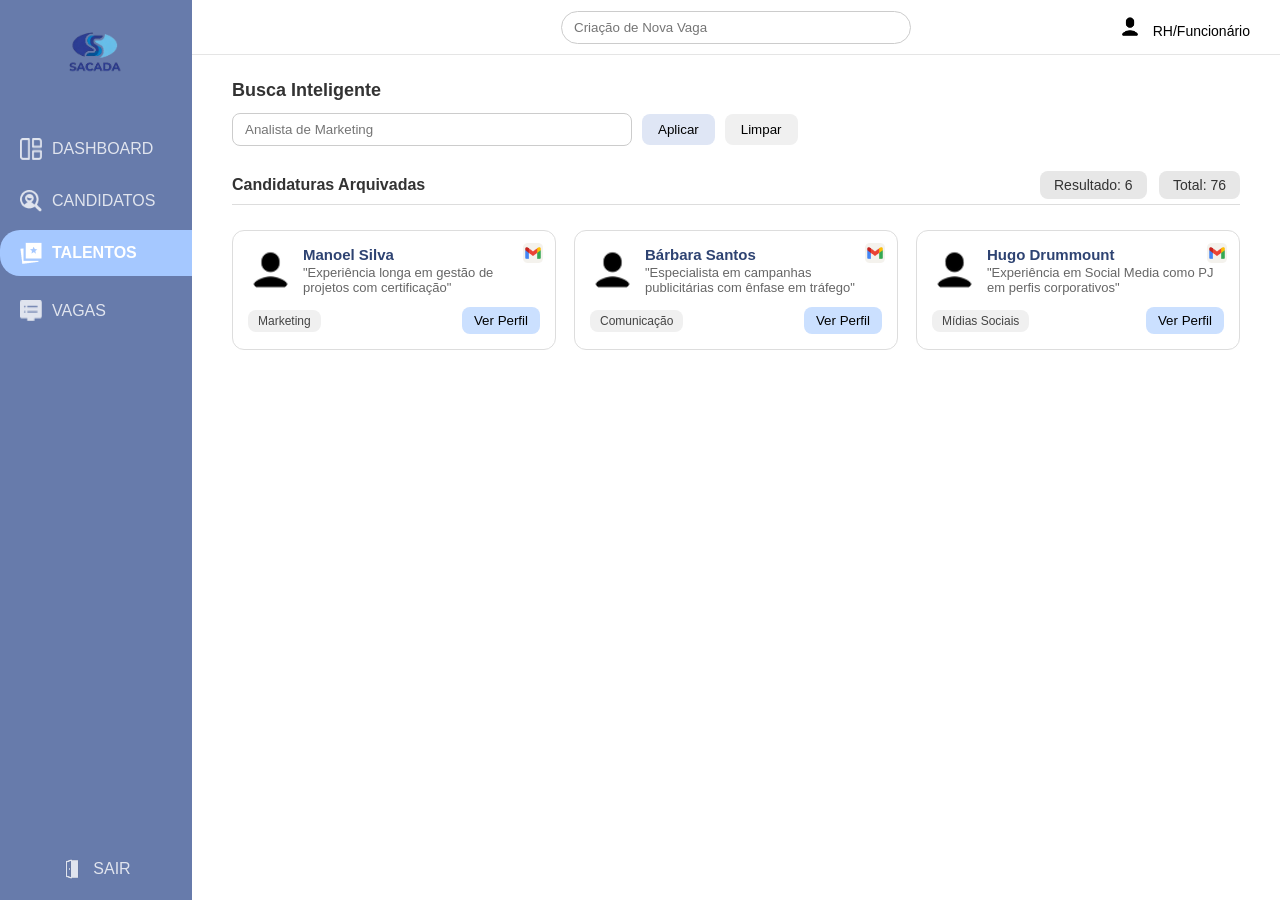
<file: Sacada_que eu fiz/index.html>
<!DOCTYPE html>
<html lang="pt-BR">
  <head>
    <meta charset="UTF-8" />
    <meta name="viewport" content="width=device-width, initial-scale=1.0" />
    <title>SACADA - Candidatos</title>
    <link rel="stylesheet" href="css_sacada/bancodetalentosestilo.css" />
  </head>

  <body>
    <div class="container">
 
      <aside class="barra_lateral">
        <div class="logo">
          <img src="img/Sacadalogo.png" alt="Logo SACADA" />
        </div>

        <ul class="lista_lateral">
          <li>
            <a href="dashboard.html">
            <img src="img/dashboard.png" alt="Dashboard" />
            DASHBOARD
            </a>
          </li>
          <li>
            <a href="candidatos.html">
            <img src="img/candidatos.png" alt="Candidatos" />
            CANDIDATOS
            </a>
          </li>
          <li class="ativo">
            <a href="talentos.html">
            <img src="img/talentos.png" alt="Talentos" />
            TALENTOS
            </a>
          </li>
          <a href="vagas.html">
          <li>
            <img src="img/vagas.png" alt="Vagas" />
            VAGAS
          </a>
          </li>
        </ul>

        <div class="sair">
          <img src="img/sair.png" alt="Sair" />
          SAIR
        </div>
      </aside>

      
      <main class="conteudo">
        <header class="topo">
  <input type="text" placeholder="Criação de Nova Vaga" />
  <div class="perfil">
    <img src="img/user.png" alt="Usuário" />
    <span>RH/Funcionário</span>
  </div>
</header>

        <section class="gerenciamento">
          <h2>Busca Inteligente</h2>

          <div class="busca">
            <input type="text" placeholder="Analista de Marketing" />
            <button>Aplicar</button>
            <button class="limpar">Limpar</button>
          </div>

          <div class="info_resultados">
            <h3>Candidaturas Arquivadas</h3>
            <div class="contadores">
              <span>Resultado: 6</span>
              <span>Total: 76</span>
            </div>
          </div>

          <div class="cards_candidatos">
            <div class="card">
              <div class="foto_nome">
                <img src="img/user.png" alt="Candidato" />
                <div>
                  <h4>Manoel Silva</h4>
                  <p>"Experiência longa em gestão de projetos com certificação"</p>
                </div>
              </div>
              <div class="area_botao">
                <span class="area">Marketing</span>
                <button>Ver Perfil</button>
              </div>
              <img src="img/gmail.png" alt="Gmail" class="icone_gmail" />
            </div>

            <div class="card">
              <div class="foto_nome">
                <img src="img/user.png" alt="Candidato" />
                <div>
                  <h4>Bárbara Santos</h4>
                  <p>"Especialista em campanhas publicitárias com ênfase em tráfego"</p>
                </div>
              </div>
              <div class="area_botao">
                <span class="area">Comunicação</span>
                <button>Ver Perfil</button>
              </div>
              <img src="img/gmail.png" alt="Gmail" class="icone_gmail" />
            </div>

            <div class="card">
              <div class="foto_nome">
                <img src="img/user.png" alt="Candidato" />
                <div>
                  <h4>Hugo Drummount</h4>
                  <p>"Experiência em Social Media como PJ em perfis corporativos"</p>
                </div>
              </div>
              <div class="area_botao">
                <span class="area">Mídias Sociais</span>
               <button>Ver Perfil</button>
              </div>
              <img src="img/gmail.png" alt="Gmail" class="icone_gmail" />
            </div>
          </div>
        </section>
      </main>
    </div>
  <div id="modal_perfil" class="modal">
  <div class="modal_conteudo">
    <span class="fechar">&times;</span>
    <h2>PERFIL: MANOEL SILVA</h2>
    <p class="cargo_area">Candidato / Marketing • Pontuação: <strong>95%</strong></p>

    <div class="dados">
      <h3>DADOS</h3>
      <div class="info_dados">
        <p>
          <img src="img/gmail.png" alt="Gmail" />
          manoelbandreira23@gmail.com
        </p>
        <p>
          <img src="img/whatsapp.png" alt="Whatsapp" />
          (31) 9 3433-342
        </p>
        <p>
          <img src="img/linkedin.png" alt="LinkedIn" />
          <a href="https://br.linkedin.com/in/manoel-silva" target="_blank">
            https://br.linkedin.com/in/manoel-silva
          </a>
        </p>
      </div>
    </div>

    <div class="habilidades">
      <h3>HABILIDADES / COMPETÊNCIAS</h3>
      <div class="lista_habilidades">
        <span>Superior Completo</span>
        <span>Pós em Publicidade</span>
        <span>MBA em Marketing</span>
      </div>
    </div>

    <div class="botoes_modal">
      <button class="azul">Agendar Entrevista</button>
    </div>
  </div>
</div>
<div id="modal_entrevista" class="modal">
  <div class="modal_conteudo grande">
    <span class="fechar fechar-entrevista">&times;</span>
    <h2>AGENDAR ENTREVISTA: MANOEL SILVA</h2>
    <p class="cargo_area">Candidato / Marketing • Pontuação: <strong>95%</strong></p>

    <div class="formulario_entrevista">
      <div class="grupo_form">
        <label>Vaga</label>
        <input type="text" value="Analista de Marketing" readonly />
      </div>

      <div class="grupo_form">
        <label>Data da Entrevista</label>
        <input type="date" />
      </div>

      <div class="grupo_form">
        <label>Modalidade</label>
        <select>
          <option>Online</option>
          <option>Presencial</option>
        </select>
      </div>

      <div class="grupo_form">
        <label>Local / Link</label>
        <select>
          <option>Google Meet</option>
          <option>Microsoft Teams</option>
          <option>Zoom</option>
        </select>
      </div>

      <div class="grupo_form">
        <label>Recrutador Responsável</label>
        <input type="text" value="Juliana Gomes" readonly />
      </div>

      <div class="email_template">
        <strong>Template de E-mail</strong>
        <textarea rows="6" readonly>
Prezado(a) [Nome], ficamos interessados em seu perfil e gostaríamos de convidar para nossa entrevista!

Data: [__/__/____]
Formato: [Online]
Local: [Google Meet]

Atenciosamente, 
Equipe RH - SACADA Construções
        </textarea>
      </div>

      <div class="botoes_modal">
        <button class="azul">Enviar E-mail</button>
        <button class="cinza btn_cancelar">Cancelar</button>
      </div>
    </div>
  </div>
</div>

<script src="js_sacada/modal_perfilbanco.js"></script>
  </body>
</html>
</file>
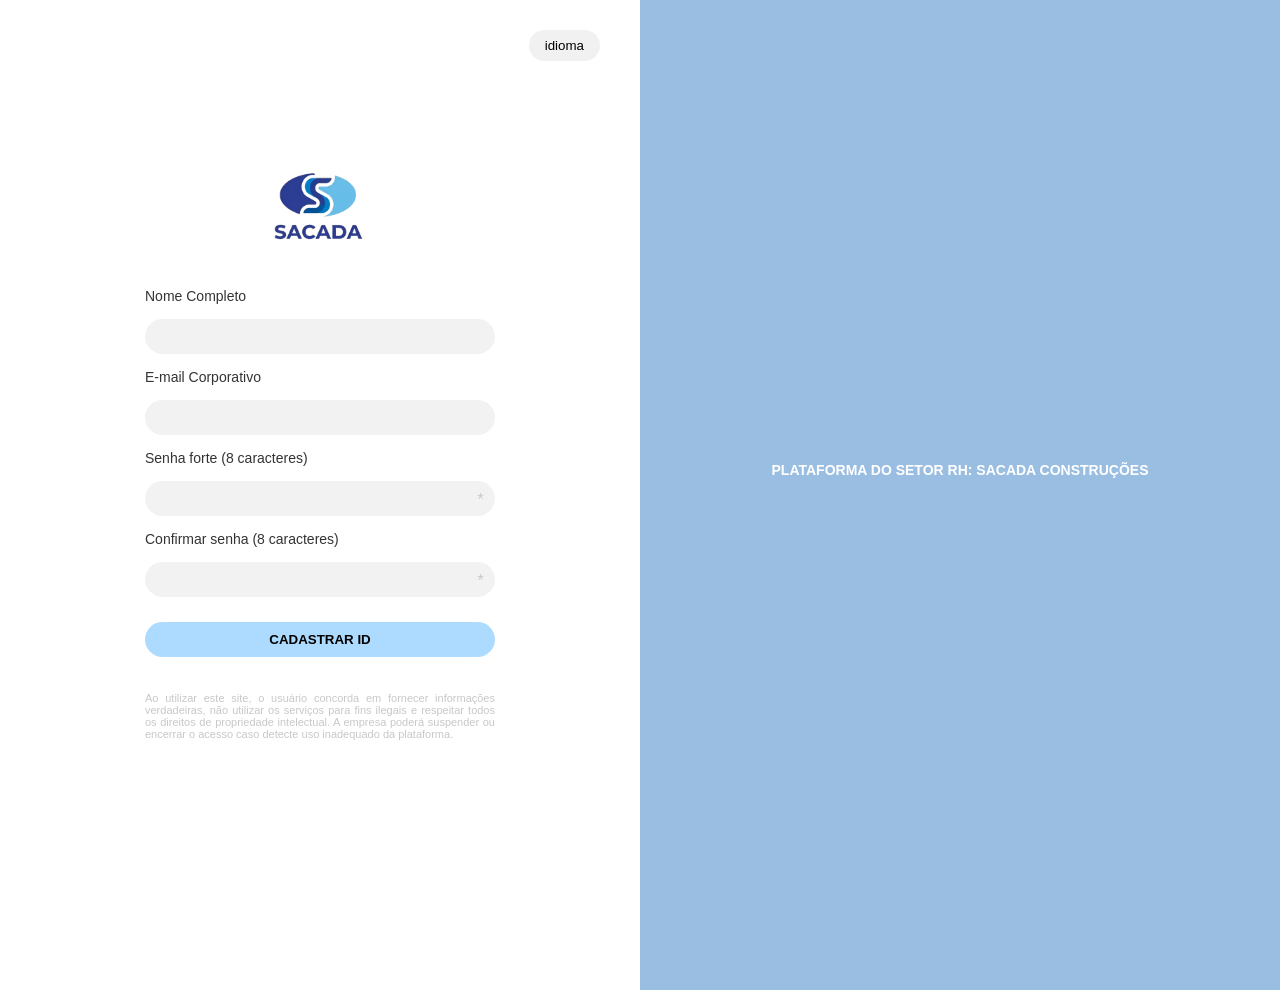
<file: Sacada_que eu fiz/Cadastre-se.html>
<!DOCTYPE html>
<html lang="en">
<head>
    <link rel="stylesheet" href="css_sacada/Cadastre-se.css">
    <meta charset="UTF-8">
    <meta name="viewport" content="width=device-width, initial-scale=1.0">
    <title>SacadaSITC</title>
<body>
  <div class="left-side">
    <img src="img/Sacadalogo.png" alt="Logo SACADA">
    <button class="language-btn">idioma</button>

    <form>
      <label for="empresa">Nome Completo</label>
      <input type="text" id="foto_nome" placeholder="">

      <label for="email">E-mail Corporativo</label>
      <input type="email" id="email" placeholder="">

      <label for="senha">Senha forte (8 caracteres)</label>
      <div class="password-container">
        <input type="password" id="senha" placeholder="">
        <i>*</i>
      </div>
            <label for="confirmarsenha">Confirmar senha (8 caracteres)</label>
      <div class="password-container">
        <input type="password" id="senha" placeholder="">
        <i>*</i>
      </div>

      <button type="submit" class="btn-acessar">CADASTRAR ID</button>
 
      </p>
    </form>

    <p class="terms">
      Ao utilizar este site, o usuário concorda em fornecer informações verdadeiras, 
      não utilizar os serviços para fins ilegais e respeitar todos os direitos de 
      propriedade intelectual. A empresa poderá suspender ou encerrar o acesso caso 
      detecte uso inadequado da plataforma.
    </p>
  </div>

  <div class="right-side">
    <h3>PLATAFORMA DO SETOR RH: SACADA CONSTRUÇÕES</h3>
  </div>

</body>
</html>
</file>
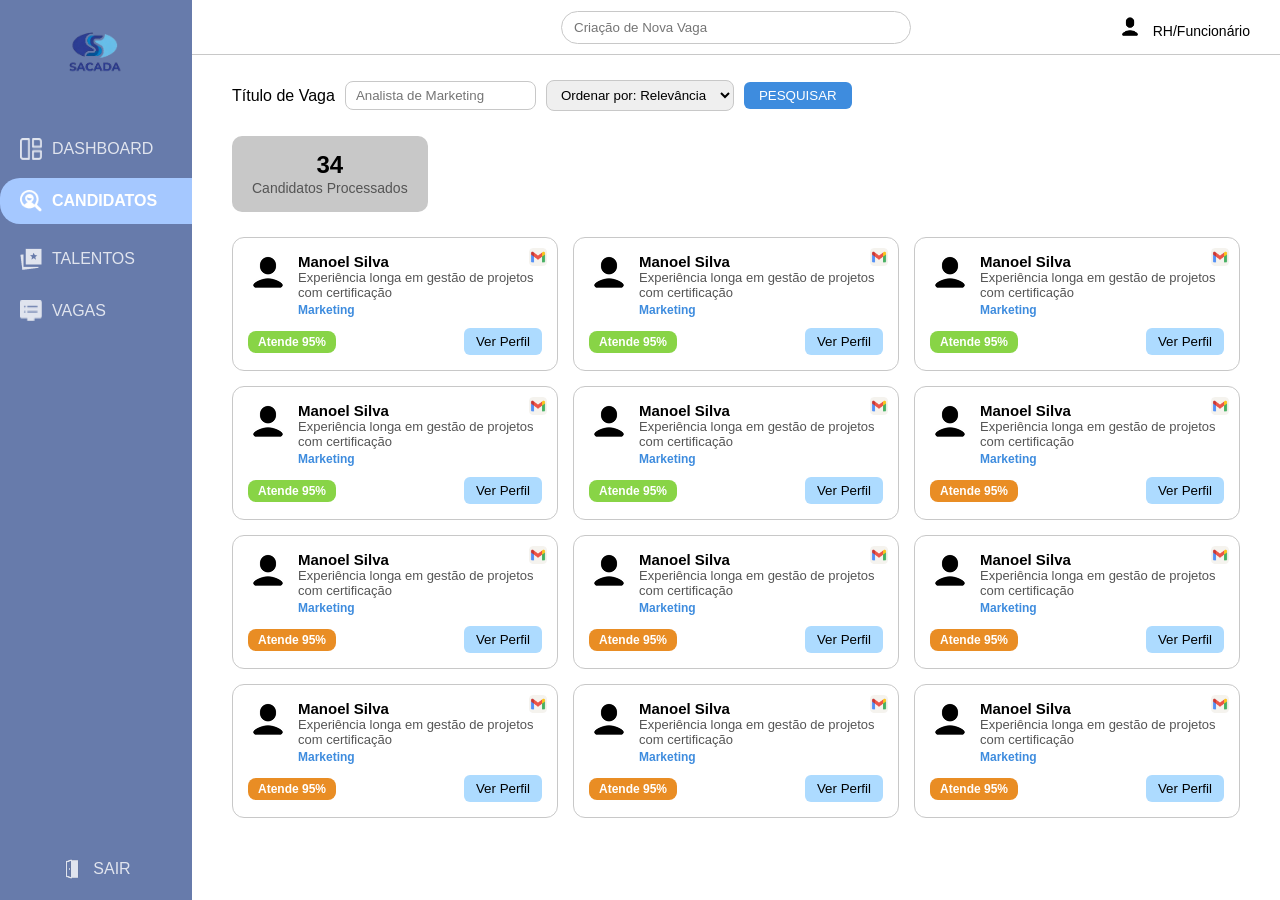
<file: Sacada_que eu fiz/candidatos.html>
<!DOCTYPE html>
<html lang="pt-BR">
  <head>
    <meta charset="UTF-8" />
    <meta name="viewport" content="width=device-width, initial-scale=1.0" />
    <title>SACADA - Dashboard</title>
    <link rel="stylesheet" href="css_sacada/candidatosestilo.css" />
  </head>
  <body>
    <div class="container">
      <aside class="barra_lateral">
        <div class="logo">
          <img src="img/Sacadalogo.png" alt="Logo SACADA" />
        </div>

        <ul class="lista_lateral">
          <li>
            <a href="dashboard.html">
            <img src="img/dashboard.png" alt="Dashboard" />
            DASHBOARD
            </a>
          </li>
          <li class="ativo">
            <a href="candidatos.html">
            <img src="img/candidatos.png" alt="Candidatos" />
            CANDIDATOS
          </li>
        </a>
          <li>
        <a href="index.html">
            <img src="img/talentos.png" alt="Talentos" />
            TALENTOS
            </a>
          </li>
          <li>
            <a href="vagas.html">
            <img src="img/vagas.png" alt="Vagas" />
            VAGAS
            </a>
          </li>
        </ul>

        <div class="sair">
          <img src="img/sair.png" alt="Sair" />
          SAIR
        </div>
      </aside>

      <main class="conteudo">
        <header class="topo">
          <input type="text" placeholder="Criação de Nova Vaga" /> 
          <div class="perfil">
            <img src="img/user.png" alt="Usuário" />
            <span>RH/Funcionário</span>
          </div>
        </header>
        <section class="pagina_candidatos">
  <div class="filtro_vaga">
    <label for="titulo_vaga">Título de Vaga</label>
    <input type="text" id="titulo_vaga" placeholder="Analista de Marketing" />
    <select id="ordenar_por">
      <option value="relevancia">Ordenar por: Relevância</option>
      <option value="alfabetico">Ordenar por: Nome</option>
    </select>
    <button class="btn_pesquisar">PESQUISAR</button>
  </div>

  <div class="indicadores">
    <div class="indicador">
      <span class="numero">34</span>
      <span class="descricao">Candidatos Processados</span>
    </div>
  </div>

  <div class="lista_candidatos">
   <div class="candidato_card verde">
  <img src="img/gmail.png" alt="Gmail" class="icone_gmail" />
  <div class="info_candidato">
    <img src="img/user.png" alt="Foto do candidato" class="foto_candidato" />
    <div>
      <strong>Manoel Silva</strong>
      <p>Experiência longa em gestão de projetos com certificação</p>
      <span class="area">Marketing</span>
    </div>
  </div>
  <div class="acoes_candidato">
    <span class="status">Atende 95%</span>
    <button>Ver Perfil</button>
  </div>
</div>

  <div class="candidato_card verde">
  <img src="img/gmail.png" alt="Gmail" class="icone_gmail" />
  <div class="info_candidato">
    <img src="img/user.png" alt="Foto do candidato" class="foto_candidato" />
    <div>
      <strong>Manoel Silva</strong>
      <p>Experiência longa em gestão de projetos com certificação</p>
      <span class="area">Marketing</span>
    </div>
  </div>
  <div class="acoes_candidato">
    <span class="status">Atende 95%</span>
    <button>Ver Perfil</button>
  </div>
</div>
  <div class="candidato_card verde">
  <img src="img/gmail.png" alt="Gmail" class="icone_gmail" />
  <div class="info_candidato">
    <img src="img/user.png" alt="Foto do candidato" class="foto_candidato" />
    <div>
      <strong>Manoel Silva</strong>
      <p>Experiência longa em gestão de projetos com certificação</p>
      <span class="area">Marketing</span>
    </div>
  </div>
  <div class="acoes_candidato">
    <span class="status">Atende 95%</span>
    <button>Ver Perfil</button>
  </div>
</div>
  <div class="candidato_card verde">
  <img src="img/gmail.png" alt="Gmail" class="icone_gmail" />
  <div class="info_candidato">
    <img src="img/user.png" alt="Foto do candidato" class="foto_candidato" />
    <div>
      <strong>Manoel Silva</strong>
      <p>Experiência longa em gestão de projetos com certificação</p>
      <span class="area">Marketing</span>
    </div>
  </div>
  <div class="acoes_candidato">
    <span class="status">Atende 95%</span>
    <button>Ver Perfil</button>
  </div>
</div>
  <div class="candidato_card verde">
  <img src="img/gmail.png" alt="Gmail" class="icone_gmail" />
  <div class="info_candidato">
    <img src="img/user.png" alt="Foto do candidato" class="foto_candidato" />
    <div>
      <strong>Manoel Silva</strong>
      <p>Experiência longa em gestão de projetos com certificação</p>
      <span class="area">Marketing</span>
    </div>
  </div>
  <div class="acoes_candidato">
    <span class="status">Atende 95%</span>
    <button>Ver Perfil</button>
  </div>
</div>
  <div class="candidato_card laranja">
  <img src="img/gmail.png" alt="Gmail" class="icone_gmail" />
  <div class="info_candidato">
    <img src="img/user.png" alt="Foto do candidato" class="foto_candidato" />
    <div>
      <strong>Manoel Silva</strong>
      <p>Experiência longa em gestão de projetos com certificação</p>
      <span class="area">Marketing</span>
    </div>
  </div>
  <div class="acoes_candidato">
    <span class="status">Atende 95%</span>
    <button>Ver Perfil</button>
  </div>
</div>
 <div class="candidato_card laranja">
  <img src="img/gmail.png" alt="Gmail" class="icone_gmail" />
  <div class="info_candidato">
    <img src="img/user.png" alt="Foto do candidato" class="foto_candidato" />
    <div>
      <strong>Manoel Silva</strong>
      <p>Experiência longa em gestão de projetos com certificação</p>
      <span class="area">Marketing</span>
    </div>
  </div>
  <div class="acoes_candidato">
    <span class="status">Atende 95%</span>
    <button>Ver Perfil</button>
  </div>
</div>
 <div class="candidato_card laranja">
  <img src="img/gmail.png" alt="Gmail" class="icone_gmail" />
  <div class="info_candidato">
    <img src="img/user.png" alt="Foto do candidato" class="foto_candidato" />
    <div>
      <strong>Manoel Silva</strong>
      <p>Experiência longa em gestão de projetos com certificação</p>
      <span class="area">Marketing</span>
    </div>
  </div>
  <div class="acoes_candidato">
    <span class="status">Atende 95%</span>
    <button>Ver Perfil</button>
  </div>
</div>
 <div class="candidato_card laranja">
  <img src="img/gmail.png" alt="Gmail" class="icone_gmail" />
  <div class="info_candidato">
    <img src="img/user.png" alt="Foto do candidato" class="foto_candidato" />
    <div>
      <strong>Manoel Silva</strong>
      <p>Experiência longa em gestão de projetos com certificação</p>
      <span class="area">Marketing</span>
    </div>
  </div>
  <div class="acoes_candidato">
    <span class="status">Atende 95%</span>
    <button>Ver Perfil</button>
  </div>
</div>
 <div class="candidato_card laranja">
  <img src="img/gmail.png" alt="Gmail" class="icone_gmail" />
  <div class="info_candidato">
    <img src="img/user.png" alt="Foto do candidato" class="foto_candidato" />
    <div>
      <strong>Manoel Silva</strong>
      <p>Experiência longa em gestão de projetos com certificação</p>
      <span class="area">Marketing</span>
    </div>
  </div>
  <div class="acoes_candidato">
    <span class="status">Atende 95%</span>
    <button>Ver Perfil</button>
  </div>
</div>
 <div class="candidato_card laranja">
  <img src="img/gmail.png" alt="Gmail" class="icone_gmail" />
  <div class="info_candidato">
    <img src="img/user.png" alt="Foto do candidato" class="foto_candidato" />
    <div>
      <strong>Manoel Silva</strong>
      <p>Experiência longa em gestão de projetos com certificação</p>
      <span class="area">Marketing</span>
    </div>
  </div>
  <div class="acoes_candidato">
    <span class="status">Atende 95%</span>
    <button>Ver Perfil</button>
  </div>
</div>
 <div class="candidato_card laranja">
  <img src="img/gmail.png" alt="Gmail" class="icone_gmail" />
  <div class="info_candidato">
    <img src="img/user.png" alt="Foto do candidato" class="foto_candidato" />
    <div>
      <strong>Manoel Silva</strong>
      <p>Experiência longa em gestão de projetos com certificação</p>
      <span class="area">Marketing</span>
    </div>
  </div>
  <div class="acoes_candidato">
    <span class="status">Atende 95%</span>
    <button>Ver Perfil</button>
  </div>
</div>

  </div>
</section>
      </main>
    </div>
    <div id="modal_perfil" class="modal">
  <div class="modal_conteudo">
    <span class="fechar">&times;</span>
    <h2>PERFIL: MANOEL SILVA</h2>
    <p class="cargo_area">Candidato / Marketing • Pontuação: <strong>95%</strong></p>

    <div class="dados">
      <h3>DADOS</h3>
      <div class="info_dados">
        <p>
          <img src="img/gmail.png" alt="Gmail" />
          manoelbandreira23@gmail.com
        </p>
        <p>
          <img src="img/whatsapp.png" alt="Whatsapp" />
          (31) 9 3433-342
        </p>
        <p>
          <img src="img/linkedin.png" alt="LinkedIn" />
          <a href="https://br.linkedin.com/in/manoel-silva" target="_blank">
            https://br.linkedin.com/in/manoel-silva
          </a>
        </p>
      </div>
    </div>

    <div class="habilidades">
      <h3>HABILIDADES / COMPETÊNCIAS</h3>
      <div class="lista_habilidades">
        <span>Superior Completo</span>
        <span>Pós em Publicidade</span>
        <span>MBA em Marketing</span>
      </div>
    </div>

    <div class="botoes_modal">
      <button class="azul">Agendar Entrevista</button>
      <button class="cinza">Mover Banco de Talentos</button>
    </div>
  </div>
</div>
<div id="modal_entrevista" class="modal">
  <div class="modal_conteudo grande">
    <span class="fechar fechar-entrevista">&times;</span>
    <h2>AGENDAR ENTREVISTA: MANOEL SILVA</h2>
    <p class="cargo_area">Candidato / Marketing • Pontuação: <strong>95%</strong></p>

    <div class="formulario_entrevista">
      <div class="grupo_form">
        <label>Vaga</label>
        <input type="text" value="Analista de Marketing" readonly />
      </div>

      <div class="grupo_form">
        <label>Data da Entrevista</label>
        <input type="date" />
      </div>

      <div class="grupo_form">
        <label>Modalidade</label>
        <select>
          <option>Online</option>
          <option>Presencial</option>
        </select>
      </div>

      <div class="grupo_form">
        <label>Local / Link</label>
        <select>
          <option>Google Meet</option>
          <option>Microsoft Teams</option>
          <option>Zoom</option>
        </select>
      </div>

      <div class="grupo_form">
        <label>Recrutador Responsável</label>
        <input type="text" value="Juliana Gomes" readonly />
      </div>

      <div class="email_template">
        <strong>Template de E-mail</strong>
        <textarea rows="6" readonly>
Prezado(a) [Nome], ficamos interessados em seu perfil e gostaríamos de convidar para nossa entrevista!

Data: [__/__/____]
Formato: [Online]
Local: [Google Meet]

Atenciosamente, 
Equipe RH - SACADA Construções
        </textarea>
      </div>

      <div class="botoes_modal">
        <button class="azul">Enviar E-mail</button>
        <button class="cinza btn_cancelar">Cancelar</button>
      </div>
    </div>
  </div>
</div>

<script src="js_sacada/modal_perfil.js"></script>

  </body>
</html>
</file>
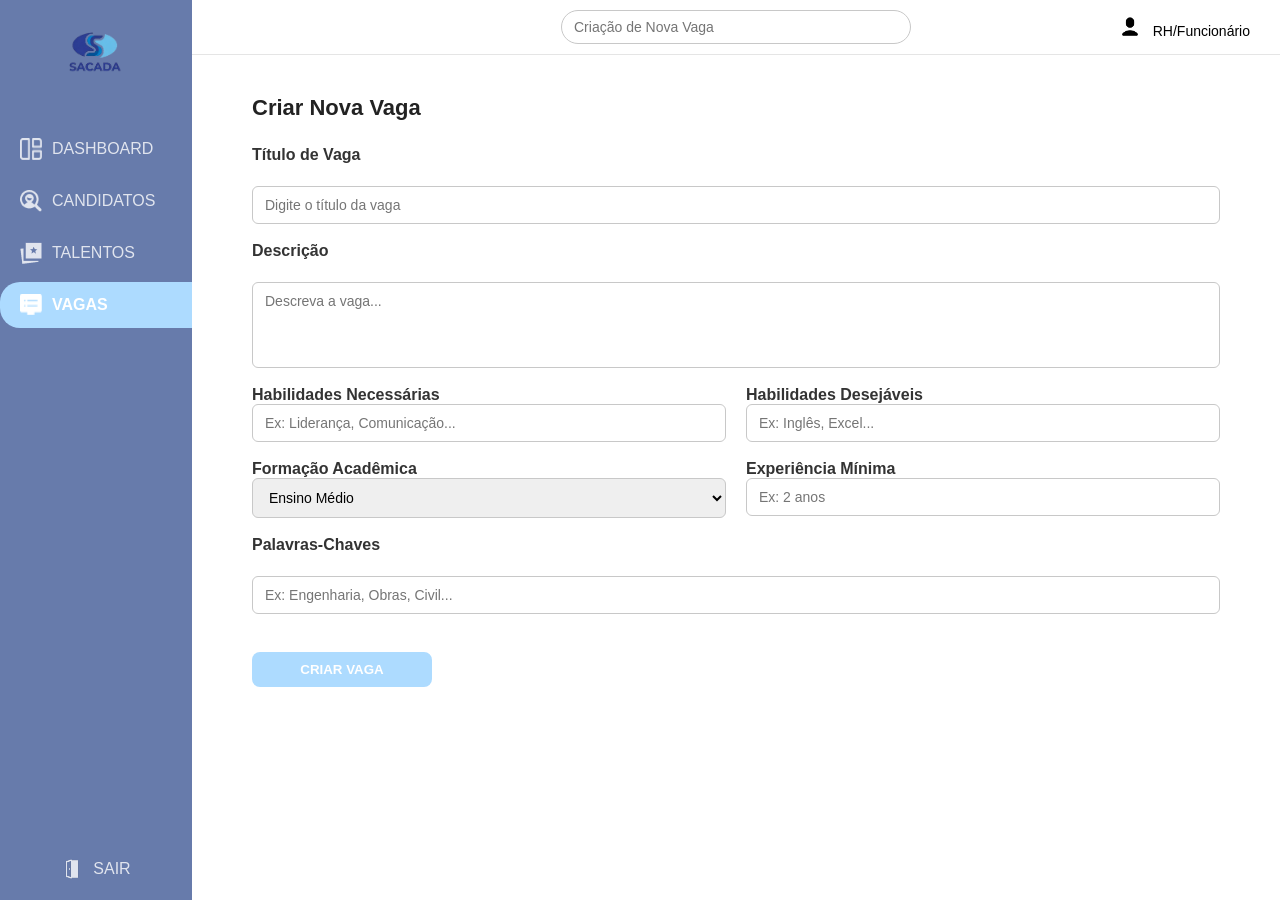
<file: Sacada_que eu fiz/criarvaga.html>
<!DOCTYPE html>
<html lang="pt-BR">
  <head>
    <meta charset="UTF-8" />
    <meta name="viewport" content="width=device-width, initial-scale=1.0" />
    <title>SACADA - Dashboard</title>
    <link rel="stylesheet" href="css_sacada/criarvagaestilo.css" />
  </head>
  <body>
    <div class="container">
      <aside class="barra_lateral">
        <div class="logo">
          <img src="img/Sacadalogo.png" alt="Logo SACADA" />
        </div>

        <ul class="lista_lateral">
          <li >
            <a href="dashboard.html">
            <img src="img/dashboard.png" alt="Dashboard" />
            DASHBOARD
            </a>
          </li>
          <li>
            <a href="candidatos.html">
            <img src="img/candidatos.png" alt="Candidatos" />
            CANDIDATOS
            </a>
          </li>
          <li>
            <a href="talentos.html">
            <img src="img/talentos.png" alt="Talentos" />
            TALENTOS
            </a>
          </li>
          <li class="ativo">
            <a href="vagas.html">
            <img src="img/vagas.png" alt="Vagas" />
            VAGAS
            </a>
          </li>
        </ul>

        <div class="sair">
          <img src="img/sair.png" alt="Sair" />
          SAIR
        </div>
      </aside>

      <main class="conteudo">
        <header class="topo">
          <input type="text" placeholder="Criação de Nova Vaga" /> 
          <div class="perfil">
            <img src="img/user.png" alt="Usuário" />
            <span>RH/Funcionário</span>
          </div>
        </header>
        <section class="formulario">
  <h2>Criar Nova Vaga</h2>

  <form>
    <label>Título de Vaga</label>
    <input type="text" placeholder="Digite o título da vaga" />

    <label>Descrição</label>
    <textarea placeholder="Descreva a vaga..." rows="4"></textarea>

    <div class="linha">
      <div class="coluna">
        <label>Habilidades Necessárias</label>
        <input type="text" placeholder="Ex: Liderança, Comunicação..." />
      </div>
      <div class="coluna">
        <label>Habilidades Desejáveis</label>
        <input type="text" placeholder="Ex: Inglês, Excel..." />
      </div>
    </div>

    <div class="linha">
      <div class="coluna">
        <label>Formação Acadêmica</label>
        <select>
          <option>Ensino Médio</option>
          <option>Graduação</option>
          <option>Pós-Graduação</option>
          <option>Mestrado</option>
        </select>
      </div>
      <div class="coluna">
        <label>Experiência Mínima</label>
        <input type="text" placeholder="Ex: 2 anos" />
      </div>
    </div>

    <label>Palavras-Chaves</label>
    <input type="text" placeholder="Ex: Engenharia, Obras, Civil..." />

    <button type="submit">CRIAR VAGA</button>
  </form>
</section>
      </main>
    </div>
  </body>
</html>
</file>
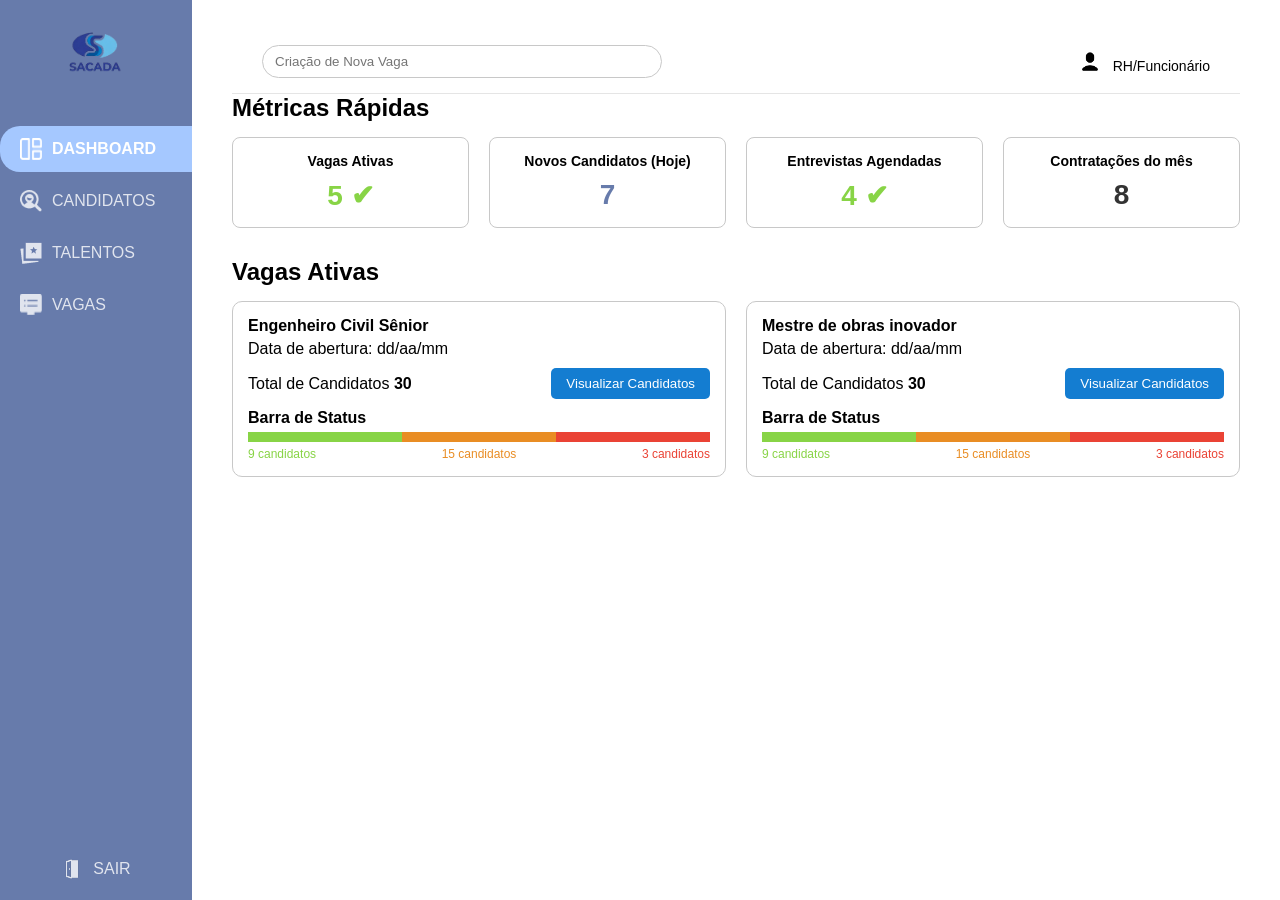
<file: Sacada_que eu fiz/dashboard.html>
<!DOCTYPE html>
<html lang="pt-BR">
  <head>
    <meta charset="UTF-8" />
    <meta name="viewport" content="width=device-width, initial-scale=1.0" />
    <title>SACADA - Dashboard</title>
    <link rel="stylesheet" href="css_sacada/dashboardestilo.css" />
  </head>
  <body>
    <div class="container">
      <aside class="barra_lateral">
        <div class="logo">
          <img src="img/Sacadalogo.png" alt="Logo SACADA" />
        </div>

        <ul class="lista_lateral">
          <li class="ativo">
            <a href="dashboard.html">
            <img src="img/dashboard.png" alt="Dashboard" />
            DASHBOARD
            </a>
          </li>
          <li>
            <a href="candidatos.html">
                <img src="img/candidatos.png" alt="Candidatos" />
            CANDIDATOS
            </a>
          
          </li>
          <li>
            <a href="index.html">
            <img src="img/talentos.png" alt="Talentos" />
            TALENTOS
            </a>
          </li>
          <li>
            <a href="vagas.html">
            <img src="img/vagas.png" alt="Vagas" />
            VAGAS
            </a>
          </li>
        </ul>

        <div class="sair">
          <img src="img/sair.png" alt="Sair" />
          SAIR
        </div>
      </aside>

      <main class="conteudo">
        <header class="topo">
          <input type="text" placeholder="Criação de Nova Vaga" />
          <div class="perfil">
            <img src="img/user.png" alt="Usuário" />
            <span>RH/Funcionário</span>
          </div>
        </header>
          <section class="metricas">
      <h2>Métricas Rápidas</h2>
      <div class="cards_metricas">
        <div class="card">
          <h4>Vagas Ativas</h4>
          <p class="numero verde">5 ✔</p>
        </div>
        <div class="card">
          <h4>Novos Candidatos (Hoje)</h4>
          <p class="numero azul">7</p>
        </div>
        <div class="card">
          <h4>Entrevistas Agendadas</h4>
          <p class="numero verde">4 ✔</p>
        </div>
        <div class="card">
          <h4>Contratações do mês</h4>
          <p class="numero preto">8</p>
        </div>
      </div>
    </section>

    <section class="vagas">
      <h2>Vagas Ativas</h2>
      <div class="cards_vagas">
        <div class="vaga">
          <h3>Engenheiro Civil Sênior</h3>
          <p>Data de abertura: dd/aa/mm</p>
          <div class="total">
            <p>Total de Candidatos <strong>30</strong></p>
            <button>Visualizar Candidatos</button>
          </div>
          <h4>Barra de Status</h4>
          <div class="status">
            <div class="verde"></div>
            <div class="amarelo"></div>
            <div class="vermelho"></div>
          </div>
          <p class="legenda"><span class="verde">9 candidatos</span> <span class="amarelo">15 candidatos</span> <span class="vermelho">3 candidatos</span></p>
        </div>

        <div class="vaga">
          <h3>Mestre de obras inovador</h3>
          <p>Data de abertura: dd/aa/mm</p>
          <div class="total">
            <p>Total de Candidatos <strong>30</strong></p>
            <button>Visualizar Candidatos</button>
          </div>
          <h4>Barra de Status</h4>
          <div class="status">
            <div class="verde"></div>
            <div class="amarelo"></div>
            <div class="vermelho"></div>
          </div>
          <p class="legenda"><span class="verde">9 candidatos</span> <span class="amarelo">15 candidatos</span> <span class="vermelho">3 candidatos</span></p>
        </div>
      </div>
    </section>
  </main>

</body>
</html>
</file>
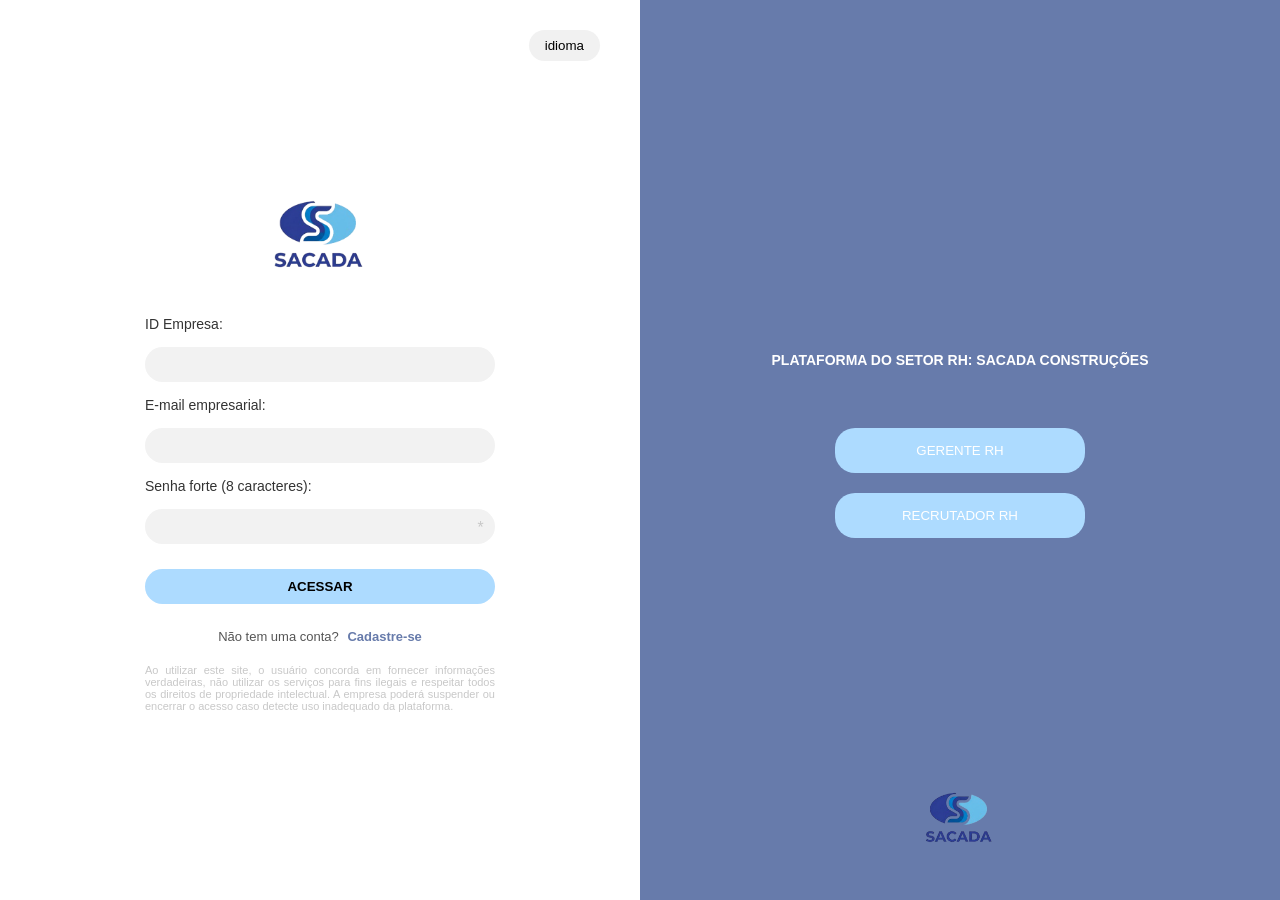
<file: Sacada_que eu fiz/Login.html>
<!DOCTYPE html>
<html lang="en">
<head>
    <link rel="stylesheet" href="css_sacada/loginestilo.css">
    <meta charset="UTF-8">
    <meta name="viewport" content="width=device-width, initial-scale=1.0">
    <title>SacadaSITC</title>
<body>
  <div class="left-side">
    <img src="img/Sacadalogo.png" alt="Logo SACADA">
    <button class="language-btn">idioma</button>

    <form>
      <label for="empresa">ID Empresa:</label>
      <input type="text" id="empresa" placeholder="">

      <label for="email">E-mail empresarial:</label>
      <input type="email" id="email" placeholder="">

      <label for="senha">Senha forte (8 caracteres):</label>
      <div class="password-container">
        <input type="password" id="senha" placeholder="">
        <i>*</i>
      </div>

      <button type="submit" class="btn-acessar">ACESSAR</button>
       <p class="register-text">
        Não tem uma conta?
        <a href="Cadastre-se.html" class="register-link">Cadastre-se</a>
      </p>
    </form>

    <p class="terms">
      Ao utilizar este site, o usuário concorda em fornecer informações verdadeiras, 
      não utilizar os serviços para fins ilegais e respeitar todos os direitos de 
      propriedade intelectual. A empresa poderá suspender ou encerrar o acesso caso 
      detecte uso inadequado da plataforma.
    </p>
  </div>

  <div class="right-side">
    <h3>PLATAFORMA DO SETOR RH: SACADA CONSTRUÇÕES</h3>
    <button class="role-btn">GERENTE RH</button>
    <button class="role-btn">RECRUTADOR RH</button>

    <div class="logo-bottom">
      <img src="img/Sacadalogo.png" alt="Logo SACADA">
    </div>
  </div>

</body>
</html>
</file>
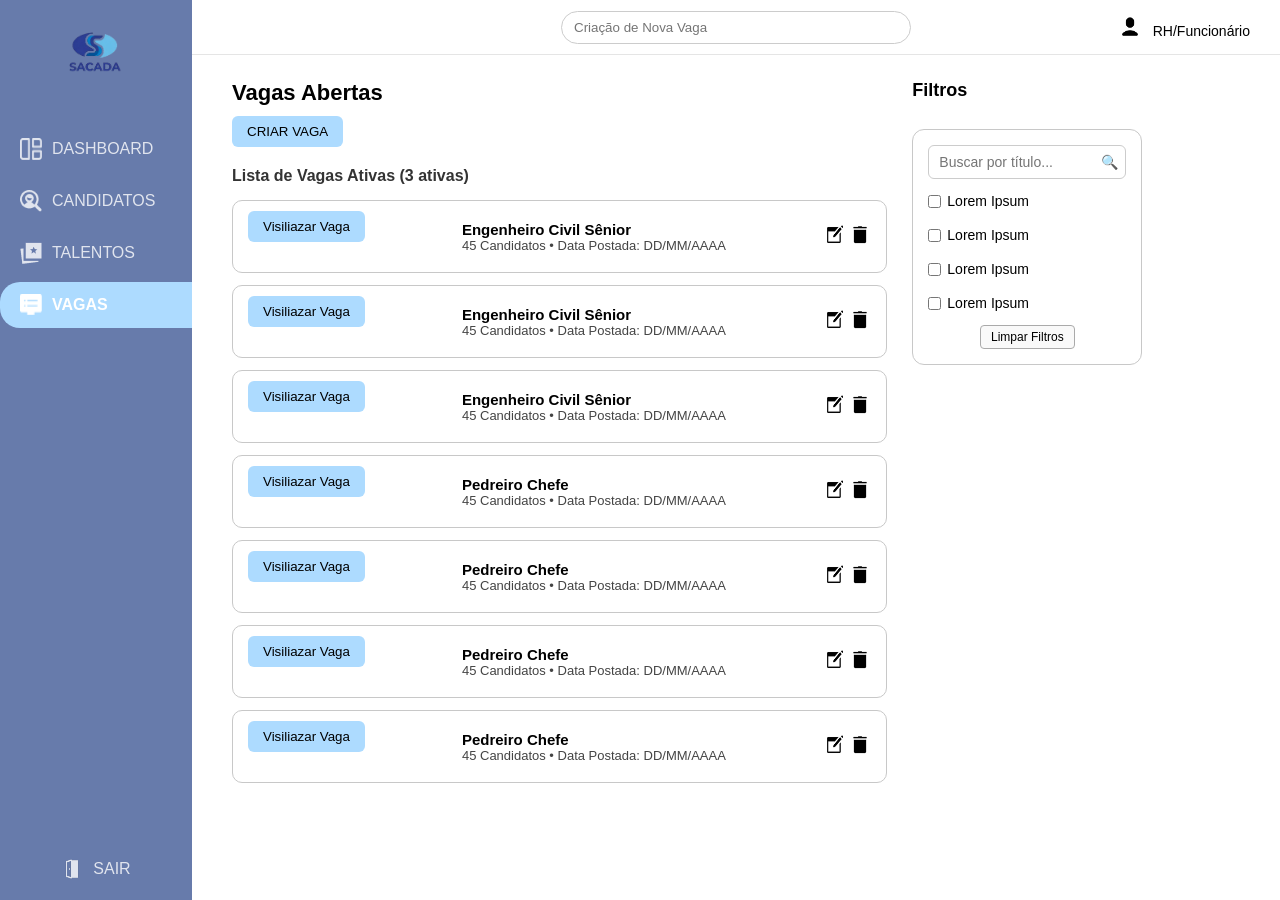
<file: Sacada_que eu fiz/vagas.html>
<!DOCTYPE html>
<html lang="pt-BR">

<head>
  <meta charset="UTF-8" />
  <meta name="viewport" content="width=device-width, initial-scale=1.0" />
  <title>SACADA - Dashboard</title>
  <link rel="stylesheet" href="css_sacada/vagasestilo.css">
</head>

<body>
  <div class="container">
    <aside class="barra_lateral">
      <div class="logo">
        <img src="img/Sacadalogo.png" alt="Logo SACADA" />
      </div>

      <ul class="lista_lateral">
        <li>
          <a href="dashboard.html">
          <img src="img/dashboard.png" alt="Dashboard" />
          DASHBOARD
          </a>
        </li>
        <li>
          <a href="candidatos.html">
          <img src="img/candidatos.png" alt="Candidatos" />
          CANDIDATOS
          </a>
        </li>
        <li>
          <a href="index.html">
          <img src="img/talentos.png" alt="Talentos" />
          TALENTOS
          </a>
        </li>
        <li class="ativo">
          <a href="vagas.html">
          <img src="img/vagas.png" alt="Vagas" />
          VAGAS
        </a>  
        </li>
      </ul>

      <div class="sair">
        <img src="img/sair.png" alt="Sair" />
        SAIR
      </div>
    </aside>

    <main class="conteudo">
      <header class="topo">
        <input type="text" placeholder="Criação de Nova Vaga" />
        <div class="perfil">
          <img src="img/user.png" alt="Usuário" />
          <span>RH/Funcionário</span>
        </div>
      </header>
      <section class="pagina_vagas">
        <div class="vagas_conteudo">
          <h2>Vagas Abertas</h2>
          <button class="btn_criar">CRIAR VAGA</button>

          <div class="lista_vagas">
            <h3>Lista de Vagas Ativas (3 ativas)</h3>
            <div class="vaga_card">
               <button class="btn_criar">Visiliazar Vaga</button>

              <div class="vaga_info">
                <h4>Engenheiro Civil Sênior</h4>
                <p>45 Candidatos • Data Postada: DD/MM/AAAA</p>
              </div>
              <div class="acoes">

                <img src="img/editar.png" alt="Editar" title="Editar" />
                <img src="img/excluir.png" alt="Excluir" title="Excluir" />
              </div>
            </div>
            <div class="vaga_card">
                   <button class="btn_criar">Visiliazar Vaga</button>
              <div class="vaga_info">
                <h4>Engenheiro Civil Sênior</h4>
                <p>45 Candidatos • Data Postada: DD/MM/AAAA</p>
              </div>
              <div class="acoes">
                
                <img src="img/editar.png" alt="Editar" title="Editar" />
                <img src="img/excluir.png" alt="Excluir" title="Excluir" />
              </div>
            </div>
            <div class="vaga_card">
                <button class="btn_criar">Visiliazar Vaga</button>
              <div class="vaga_info">
                <h4>Engenheiro Civil Sênior</h4>
                <p>45 Candidatos • Data Postada: DD/MM/AAAA</p>
              </div>
              <div class="acoes">
                
                <img src="img/editar.png" alt="Editar" title="Editar" />
                <img src="img/excluir.png" alt="Excluir" title="Excluir" />
              </div>
            </div>

            <div class="vaga_card">
              <button class="btn_criar">Visiliazar Vaga</button>
              <div class="vaga_info">
                <h4>Pedreiro Chefe</h4>
                <p>45 Candidatos • Data Postada: DD/MM/AAAA</p>
              </div>
              <div class="acoes">
                
                <img src="img/editar.png" alt="Editar" />
                <img src="img/excluir.png" alt="Excluir" />
              </div>
            </div>
            <div class="vaga_card">
               <button class="btn_criar">Visiliazar Vaga</button>
              <div class="vaga_info">
                <h4>Pedreiro Chefe</h4>
                <p>45 Candidatos • Data Postada: DD/MM/AAAA</p>
              </div>
              <div class="acoes">
                
                <img src="img/editar.png" alt="Editar" />
                <img src="img/excluir.png" alt="Excluir" />
              </div>
            </div>
            <div class="vaga_card">
        <button class="btn_criar">Visiliazar Vaga</button>
              <div class="vaga_info">
                <h4>Pedreiro Chefe</h4>
                <p>45 Candidatos • Data Postada: DD/MM/AAAA</p>
              </div>
              <div class="acoes">
                
                <img src="img/editar.png" alt="Editar" />
                <img src="img/excluir.png" alt="Excluir" />
              </div>
            </div>
            <div class="vaga_card">
            <button class="btn_criar">Visiliazar Vaga</button>
              <div class="vaga_info">
                <h4>Pedreiro Chefe</h4>
                <p>45 Candidatos • Data Postada: DD/MM/AAAA</p>
              </div>
              <div class="acoes">
               
                <img src="img/editar.png" alt="Editar" />
                <img src="img/excluir.png" alt="Excluir" />
              </div>
            </div>
          </div>
        </div>
      <aside class="painel_direito">
  <h3 class="titulo-filtros">Filtros</h3>
  <div class="filtros">
    <div class="campo-busca">
      <input type="text" placeholder="Buscar por título..." />
      <span class="icone-lupa">&#128269;</span>
    </div>
    <label><input type="checkbox"> Lorem Ipsum</label>
    <label><input type="checkbox"> Lorem Ipsum</label>
    <label><input type="checkbox"> Lorem Ipsum</label>
    <label><input type="checkbox"> Lorem Ipsum</label>
    <button class="btn_limpar">Limpar Filtros</button>
  </div>
</aside>


      <div id="modalEditarVaga" class="modal">
  <div class="modal_conteudo">
    <div class="modal_topo">
      <h2>Editar Vaga</h2>
      <span class="fechar">&times;</span>
    </div>

    <form class="form_editar_vaga">
      <div class="form_grupo">
        <label>Título de Vaga</label>
        <input type="text" value="Engenheiro Civil Sênior" />
      </div>

      <div class="form_grupo">
        <label>Habilidades Necessárias</label>
        <input type="text" value="Construção de infraestruturas" />
      </div>

      <div class="form_grupo descricao">
        <label>Descrição</label>
        <textarea rows="3">Nesse cargo, o engenheiro deve realizar a construção de infraestruturas e de projetos</textarea>
      </div>

      <div class="form_duplo">
        <div class="form_grupo">
          <label>Habilidades Desejáveis</label>
          <input type="text" value="Gestão de pessoas e gerir equipe" />
        </div>

        <div class="form_grupo">
          <label>Experiência Mínima</label>
          <input type="text" value="No mínimo 4 anos de experiência" />
        </div>
      </div>

      <div class="form_duplo">
        <div class="form_grupo">
          <label>Formação Acadêmica</label>
          <input type="text" value="Faculdade de engenharia" />
        </div>

        <div class="form_grupo">
          <label>Palavras-Chaves</label>
          <input type="text" value="NR-25/CCNA/AutoCAD/..." />
        </div>
      </div>

      <button type="button" class="btn_confirmar">Confirmar</button>
    </form>
  </div>
</div>
<div id="modalExcluirVaga" class="modal">
  <div class="modal_conteudo">
    <div class="modal_topo">
      <h2>Excluir Vaga</h2>
      <span class="fechar">&times;</span>
    </div>
 <p class="modal_mensagem">Tem certeza que deseja excluir essa vaga?</p>
<div class="modal_botoes">
  <button class="btn_cancelar">Cancelar</button>
  <button class="btn_excluir">Excluir</button>
</div>
  </div>
</div>
    </main>
  </div>
  <script src="js_sacada/modal_vagas.js"></script>
  <script src="js_sacada/modal_excluir.js"></script>
</body>

</html>
</file>
<file: Sacada_que eu fiz/css_sacada/bancodetalentosestilo.css>
* {
  margin: 0;
  padding: 0;
  box-sizing: border-box;
  font-family: 'Segoe UI', sans-serif;
}

body {
  background-color: #f8f9fb;
}

.container {
  display: flex;
  height: 100vh;
}
.barra_lateral {
  width: 15%;
  background-color: #677BAB;
  display: flex;
  flex-direction: column;
  align-items: center;
  padding-top: 25px;
  position: fixed;
  height: 100vh;
}
.lista_lateral a {
  text-decoration: none;
  color: inherit; 
  display: flex;
  align-items: center;
  gap: 10px;
}

.logo {
  display: flex;
  flex-direction: column;
  align-items: center;
  margin-bottom: 30px;
}

.logo img {
  width: 70px;
  margin-bottom: 8px;
}

.logo h2 {
  color: white;
  font-weight: 600;
  font-size: 18px;
}
.lista_lateral {
  list-style: none;
  width: 100%;
}

.lista_lateral li {
  color: white;
  opacity: 0.8;
  padding: 12px 20px;
  margin: 6px 0;
  display: flex;
  align-items: center;
  gap: 12px;
  cursor: pointer;
  transition: 0.3s;
}

.lista_lateral li img {
  width: 22px;
  height: 22px;
}

.lista_lateral li:hover {
  opacity: 1;
  background-color: #677BAB;
  border-radius: 20px 0 0 20px;
}

.lista_lateral li.ativo {
  background-color: #a5c8ff;
  color: #ffffff;
  font-weight: 600;
  border-radius: 20px 0 0 20px;
  opacity: 1;
}
.sair {
  margin-top: auto;
  padding-bottom: 20px;
  color: white;
  opacity: 0.8;
  display: flex;
  align-items: center;
  gap: 10px;
  cursor: pointer;
  transition: 0.3s;
}

.sair img {
  width: 22px;
  height: 22px;
}

.sair:hover {
  opacity: 1;
}
.conteudo {
  flex: 1;
  background-color: #fff;
  margin-left: 15%;
}

.topo {
  position: relative;
  display: flex;
  align-items: center;
  justify-content: flex-end;
  padding: 15px 30px;
  border-bottom: 1px solid #e5e5e5;
}
.topo input {
  position: absolute;
  left: 50%;
  transform: translateX(-50%);
  width: 350px;
  padding: 8px 12px;
  border: 1px solid #ccc;
  border-radius: 20px;
  outline: none;
}

.perfil {
  display: flex;
  align-items: flex-end;
  gap: 8px;
  font-size: 14px;
  color: #000;
}

.perfil img {
  width: 30px;
  height: 24px;
}

.gerenciamento {
  padding: 25px 40px;
}

.gerenciamento h2 {
  font-size: 18px;
  margin-bottom: 12px;
  color: #333;
}

.busca {
  display: flex;
  align-items: center;
  gap: 10px;
  margin-bottom: 30px;
}

.busca input {
  flex: 1;
  max-width: 400px;
  padding: 8px 12px;
  border: 1px solid #ccc;
  border-radius: 8px;
  outline: none;
}

.busca button {
  padding: 8px 16px;
  border: none;
  border-radius: 8px;
  background-color: #dfe6f5;
  cursor: pointer;
  transition: 0.3s;
  font-weight: 500;
}

.busca button:hover {
  background-color: #c9d9f0;
}

.busca .limpar {
  background-color: #f0f0f0;
}

.busca .limpar:hover {
  background-color: #e2e2e2;
}

.info_resultados {
  display: flex;
  justify-content: space-between;
  align-items: center;
  margin-bottom: 25px;
  border-bottom: 1px solid #ddd;
  padding-bottom: 10px;
}

.info_resultados h3 {
  font-size: 16px;
  color: #333;
}

.contadores span {
  background-color: #e7e7e7;
  padding: 6px 14px;
  border-radius: 8px;
  font-size: 14px;
  color: #333;
  margin-left: 8px;
}

.cards_candidatos {
  display: grid;
  grid-template-columns: repeat(auto-fit, minmax(270px, 1fr));
  gap: 18px;
}

.card {
  background-color: #fff;
  border: 1px solid #ddd;
  border-radius: 12px;
  padding: 15px;
  position: relative;
  transition: 0.3s;
}

.card:hover {
  box-shadow: 0 3px 10px rgba(0, 0, 0, 0.1);
}

.foto_nome {
  display: flex;
  align-items: center;
  gap: 10px;
}

.foto_nome img {
  width: 45px;
  height: 45px;
  border-radius: 50%;
  object-fit: cover;
}

.foto_nome h4 {
  font-size: 15px;
  color: #2e4372;
  margin-bottom: 2px;
}

.foto_nome p {
  font-size: 13px;
  color: #666;
}

.area_botao {
  display: flex;
  align-items: center;
  justify-content: space-between;
  margin-top: 12px;
}

.area {
  background-color: #f0f0f0;
  padding: 4px 10px;
  border-radius: 8px;
  font-size: 12px;
  color: #444;
}

.area_botao button {
  background-color: #cbe0ff;
  border: none;
  border-radius: 8px;
  padding: 6px 12px;
  cursor: pointer;
  transition: 0.3s;
  font-weight: 500;
}

.area_botao button:hover {
  background-color: #aacbff;
}

.icone_gmail {
  position: absolute;
  right: 12px;
  top: 12px;
  width: 20px;
}
.modal {
  display: none;
  position: fixed;
  z-index: 999;
  left: 0;
  top: 0;
  width: 100%;
  height: 100%;
  background-color: rgba(0, 0, 0, 0.4);
  justify-content: center;
  align-items: center;
}

.modal_conteudo {
  background-color: #fff;
  border-radius: 12px;
  padding: 25px 35px;
  width: 450px;
  position: relative;
  box-shadow: 0 5px 20px rgba(0, 0, 0, 0.2);
  animation: aparecer 0.3s ease;
}

@keyframes aparecer {
  from { opacity: 0; transform: scale(0.9); }
  to { opacity: 1; transform: scale(1); }
}

.fechar {
  position: absolute;
  right: 15px;
  top: 10px;
  font-size: 26px;
  cursor: pointer;
  color: #555;
  transition: 0.3s;
  font-weight: bold;
}

.fechar:hover {
  color: #000;
  transform: scale(1.1);
}

.modal_conteudo h2 {
  font-size: 18px;
  color: #333;
  margin-bottom: 4px;
  text-align: center;
}

.cargo_area {
  font-size: 14px;
  color: #666;
  margin-bottom: 20px;
  text-align: center;
}

.dados {
  background-color: #f3f4f6;
  padding: 12px;
  border-radius: 8px;
  margin-bottom: 20px;
}

.dados h3 {
  font-size: 15px;
  color: #333;
  margin-bottom: 8px;
  text-align: center;
}

.info_dados p {
  display: flex;
  align-items: center;
  gap: 8px;
  font-size: 14px;
  color: #333;
  margin: 6px 0;
}

.info_dados img {
  width: 20px;
  height: 20px;
}

.info_dados a {
  color: #3e8cde;
  text-decoration: none;
}

.info_dados a:hover {
  text-decoration: underline;
}

.habilidades h3 {
  text-align: center;
  font-size: 15px;
  color: #333;
  margin-bottom: 10px;
}

.lista_habilidades {
  display: flex;
  flex-direction: column;
  align-items: center;
  gap: 8px;
  margin-bottom: 25px;
}

.lista_habilidades span {
  background-color: #f2f2f2;
  padding: 6px 12px;
  border-radius: 8px;
  font-size: 13px;
}

.botoes_modal {
  display: flex;
  justify-content: space-between;
  gap: 10px;
}

.botoes_modal button {
  flex: 1;
  border: none;
  border-radius: 8px;
  padding: 10px;
  font-size: 14px;
  cursor: pointer;
  transition: 0.3s;
  color: white;
  font-weight: 600;
}

.botoes_modal .azul {
  background-color: #3e8cde;
}

.botoes_modal .azul:hover {
  background-color: #3376be;
}

.botoes_modal .cinza {
  background-color: #8b9bb4;
}

.botoes_modal .cinza:hover {
  background-color: #7a8aa2;
}
.modal_conteudo.grande {
  width: 600px;
  padding: 30px 40px;
}

.formulario_entrevista {
  display: flex;
  flex-direction: column;
  gap: 15px;
}

.grupo_form {
  display: flex;
  flex-direction: column;
}

.grupo_form label {
  font-weight: 600;
  font-size: 14px;
  margin-bottom: 5px;
  color: #333;
}

.grupo_form input,
.grupo_form select {
  padding: 8px;
  border-radius: 6px;
  border: 1px solid #c8c8c8;
  outline: none;
}

.email_template {
  background-color: #f3f4f6;
  padding: 12px;
  border-radius: 8px;
}

.email_template strong {
  display: block;
  margin-bottom: 6px;
  color: #333;
}

.email_template textarea {
  width: 100%;
  border: none;
  background-color: transparent;
  resize: none;
  font-size: 13px;
  color: #333;
}

.btn_cancelar {
  background-color: #8b9bb4;
}

.btn_cancelar:hover {
  background-color: #7a8aa2;
}
</file>
<file: Sacada_que eu fiz/css_sacada/Cadastre-se.css>
* {
      margin: 0;
      padding: 0;
      box-sizing: border-box;
      font-family: "Segoe UI", sans-serif;
    }

    body {
      height: 100vh;
      display: flex;
    }
    .left-side {
      width: 50%;
      display: flex;
      flex-direction: column;
      justify-content: center;
      align-items: center;
      background-color: #fff;
      padding: 40px;
      position: relative;
    }

    .left-side img {
      width: 120px;
      margin-bottom: 30px;
    }

    .language-btn {
      position: absolute;
      top: 30px;
      right: 40px;
      background-color: #f1f1f1;
      border: none;
      border-radius: 20px;
      padding: 8px 16px;
      cursor: pointer;
    }

    form {
      width: 80%;
      max-width: 350px;
      display: flex;
      flex-direction: column;
      gap: 15px;
    }

    label {
      font-size: 14px;
      color: #333;
    }

    input {
      width: 100%;
      padding: 10px;
      border: none;
      border-radius: 20px;
      background-color: #f2f2f2;
      outline: none;
    }

    .password-container {
      position: relative;
    }

    .password-container i {
      position: absolute;
      right: 12px;
      top: 10px;
      cursor: pointer;
      color: #c8c8c8;
    }

    .btn-acessar {
      margin-top: 10px;
      background-color: #addbff;
      border: none;
      border-radius: 20px;
      padding: 10px;
      cursor: pointer;
      font-weight: bold;
    }

    .terms {
      margin-top: 20px;
      font-size: 11px;
      color: #c8c8c8;
      width: 80%;
      max-width: 350px;
      text-align: justify;
    }

    .right-side {
      width: 50%;
      background-color: #9ABEE2;
      display: flex;
      flex-direction: column;
      align-items: center;
      justify-content: center;
      position: relative;
      color: white;
      height: 110%;
    }

    .right-side h3 {
      text-align: center;
      font-size: 14px;
      margin-bottom: 50px;
    }

    .role-btn {
      background-color: #addbff;
      border: none;
      border-radius: 20px;
      width: 250px;
      padding: 15px;
      margin: 10px 0;
      color: white;
      font-weight: 500;
      cursor: pointer;
    }

    .logo-bottom {
      position: absolute;
      bottom: 40px;
    }

    .logo-bottom img {
      width: 90px;
    }
    .register-text {
  margin-top: 10px;
  font-size: 13px;
  color: #555;
  text-align: center;
}

.register-link {
  color: #677BAB;
  font-weight: bold;
  text-decoration: none;
  margin-left: 5px;
}

.register-link:hover {
  text-decoration: underline;
}
</file>
<file: Sacada_que eu fiz/css_sacada/candidatosestilo.css>
* {
  margin: 0;
  padding: 0;
  box-sizing: border-box;
  font-family: 'Segoe UI', sans-serif;
}

body {
  background-color: #f8f9fb;
}

.container {
  display: flex;
  height: 100vh;
}
.barra_lateral {
  width: 15%;
  background-color: #677BAB;
  display: flex;
  flex-direction: column;
  align-items: center;
  padding-top: 25px;
  position: fixed;
  height: 100vh;
}
.lista_lateral a {
  text-decoration: none;
  color: inherit; 
  display: flex;
  align-items: center;
  gap: 10px;
}

.logo {
  display: flex;
  flex-direction: column;
  align-items: center;
  margin-bottom: 30px;
}

.logo img {
  width: 70px;
  margin-bottom: 8px;
}

.logo h2 {
  color: white;
  font-weight: 600;
  font-size: 18px;
}
.lista_lateral {
  list-style: none;
  width: 100%;
}

.lista_lateral li {
  color: white;
  opacity: 0.8;
  padding: 12px 20px;
  margin: 6px 0;
  display: flex;
  align-items: center;
  gap: 12px;
  cursor: pointer;
  transition: 0.3s;
}

.lista_lateral li img {
  width: 22px;
  height: 22px;
}

.lista_lateral li:hover {
  opacity: 1;
  background-color: #a5c8ff;
  border-radius: 20px 0 0 20px;
}

.lista_lateral li.ativo {
  background-color: #a5c8ff;
  color: #ffffff;
  font-weight: 600;
  border-radius: 20px 0 0 20px;
  opacity: 1;
}
.sair {
  margin-top: auto;
  padding-bottom: 20px;
  color: white;
  opacity: 0.8;
  display: flex;
  align-items: center;
  gap: 10px;
  cursor: pointer;
  transition: 0.3s;
}

.sair img {
  width: 22px;
  height: 22px;
}

.sair:hover {
  opacity: 1;
}
.conteudo {
  flex: 1;
  background-color: #fff;
  margin-left: 15%;
}

.topo {
  position: relative;
  display: flex;
  align-items: center;
  justify-content: flex-end;
  padding: 15px 30px;
  border-bottom: 1px solid #c8c8c8;
}
.topo input {
  position: absolute;
  left: 50%;
  transform: translateX(-50%);
  width: 350px;
  padding: 8px 12px;
  border: 1px solid #c8c8c8;
  border-radius: 20px;
  outline: none;
}

.perfil {
  display: flex;
  align-items: flex-end;
  gap: 8px;
  font-size: 14px;
  color: #000;
}

.perfil img {
  width: 30px;
  height: 24px;
}
.pagina_candidatos {
  padding: 25px 40px;
}

.filtro_vaga {
  display: flex;
  gap: 10px;
  align-items: center;
  margin-bottom: 25px;
}

.filtro_vaga input,
.filtro_vaga select {
  padding: 6px 10px;
  border-radius: 8px;
  border: 1px solid #c8c8c8;
  outline: none;
}

.filtro_vaga button.btn_pesquisar {
  background-color: #3e8cde;
  color: white;
  border: none;
  border-radius: 6px;
  padding: 6px 15px;
  cursor: pointer;
  transition: 0.3s;
}

.filtro_vaga button.btn_pesquisar:hover {
  background-color: #3e8cde;
}

.indicadores {
  margin-bottom: 25px;
}

.indicador {
  display: inline-block;
  background-color: #c8c8c8;
  padding: 15px 20px;
  border-radius: 10px;
  margin-right: 15px;
  text-align: center;
}

.indicador .numero {
  font-size: 24px;
  font-weight: 700;
  display: block;
}

.indicador .descricao {
  font-size: 14px;
  color:#555;
}

.lista_candidatos {
  display: grid;
  grid-template-columns: repeat(auto-fill, minmax(250px, 1fr));
  gap: 15px;
}

.candidato_card {
  background-color: #fff;
  border-radius: 12px;
  padding: 15px;
  border: 1px solid #c8c8c8;
  display: flex;
  flex-direction: column;
  justify-content: space-between;
}

.candidato_card.verde .status {
  background-color: #88d446;
}

.candidato_card.laranja .status {
  background-color: #e98d24;
}

.info_candidato {
  display: flex;
  gap: 10px;
  margin-bottom: 10px;
}

.info_candidato img {
  width: 40px;
  height: 40px;
  border-radius: 50%;
}

.info_candidato strong {
  font-size: 15px;
}

.info_candidato p {
  font-size: 13px;
  color: #555;
}

.info_candidato .area {
  font-size: 12px;
  color: #3e8cde;
  font-weight: 600;
}

.acoes_candidato {
  display: flex;
  justify-content: space-between;
  align-items: center;
}

.acoes_candidato .status {
  padding: 4px 10px;
  border-radius: 8px;
  color: #fff;
  font-weight: 600;
  font-size: 12px;
}

.acoes_candidato button {
  background-color: #addbff;
  border: none;
  border-radius: 6px;
  padding: 6px 12px;
  cursor: pointer;
  transition: 0.3s;
}

.acoes_candidato button:hover {
  background-color: #addbff;
}
.foto_candidato {
  width: 50px;
  height: 50px;
  border-radius: 50%;
  object-fit: cover; 
}

.info_candidato strong {
  font-size: 15px;
  display: flex;
  align-items: center;
  gap: 5px;
}
.icone_gmail {
  width: 18px; 
  height: 18px;
  position: absolute;
  top: 10px;
  right: 10px;
  opacity: 0.9;
  transition: transform 0.2s ease, opacity 0.2s ease;
}

.icone_gmail:hover {
  transform: scale(1.1);
  opacity: 1;
}
.candidato_card {
  position: relative;
  background-color: #fff;
  border-radius: 12px;
  padding: 15px;
  border: 1px solid #c8c8c8;
  display: flex;
  flex-direction: column;
  justify-content: space-between;
}
.modal {
  display: none;
  position: fixed;
  z-index: 999;
  left: 0;
  top: 0;
  width: 100%;
  height: 100%;
  background-color: rgba(0, 0, 0, 0.4);
  justify-content: center;
  align-items: center;
}

.modal_conteudo {
  background-color: #fff;
  border-radius: 12px;
  padding: 25px 35px;
  width: 450px;
  position: relative;
  box-shadow: 0 5px 20px rgba(0, 0, 0, 0.2);
  animation: aparecer 0.3s ease;
}

@keyframes aparecer {
  from { opacity: 0; transform: scale(0.9); }
  to { opacity: 1; transform: scale(1); }
}

.fechar {
  position: absolute;
  right: 15px;
  top: 10px;
  font-size: 26px;
  cursor: pointer;
  color: #555;
  transition: 0.3s;
  font-weight: bold;
}

.fechar:hover {
  color: #000;
  transform: scale(1.1);
}

.modal_conteudo h2 {
  font-size: 18px;
  color: #333;
  margin-bottom: 4px;
  text-align: center;
}

.cargo_area {
  font-size: 14px;
  color: #666;
  margin-bottom: 20px;
  text-align: center;
}

.dados {
  background-color: #f3f4f6;
  padding: 12px;
  border-radius: 8px;
  margin-bottom: 20px;
}

.dados h3 {
  font-size: 15px;
  color: #333;
  margin-bottom: 8px;
  text-align: center;
}

.info_dados p {
  display: flex;
  align-items: center;
  gap: 8px;
  font-size: 14px;
  color: #333;
  margin: 6px 0;
}

.info_dados img {
  width: 20px;
  height: 20px;
}

.info_dados a {
  color: #3e8cde;
  text-decoration: none;
}

.info_dados a:hover {
  text-decoration: underline;
}

.habilidades h3 {
  text-align: center;
  font-size: 15px;
  color: #333;
  margin-bottom: 10px;
}

.lista_habilidades {
  display: flex;
  flex-direction: column;
  align-items: center;
  gap: 8px;
  margin-bottom: 25px;
}

.lista_habilidades span {
  background-color: #f2f2f2;
  padding: 6px 12px;
  border-radius: 8px;
  font-size: 13px;
}

.botoes_modal {
  display: flex;
  justify-content: space-between;
  gap: 10px;
}

.botoes_modal button {
  flex: 1;
  border: none;
  border-radius: 8px;
  padding: 10px;
  font-size: 14px;
  cursor: pointer;
  transition: 0.3s;
  color: white;
  font-weight: 600;
}

.botoes_modal .azul {
  background-color: #3e8cde;
}

.botoes_modal .azul:hover {
  background-color: #3376be;
}

.botoes_modal .cinza {
  background-color: #8b9bb4;
}

.botoes_modal .cinza:hover {
  background-color: #7a8aa2;
}
.modal_conteudo.grande {
  width: 600px;
  padding: 30px 40px;
}

.formulario_entrevista {
  display: flex;
  flex-direction: column;
  gap: 15px;
}

.grupo_form {
  display: flex;
  flex-direction: column;
}

.grupo_form label {
  font-weight: 600;
  font-size: 14px;
  margin-bottom: 5px;
  color: #333;
}

.grupo_form input,
.grupo_form select {
  padding: 8px;
  border-radius: 6px;
  border: 1px solid #c8c8c8;
  outline: none;
}

.email_template {
  background-color: #f3f4f6;
  padding: 12px;
  border-radius: 8px;
}

.email_template strong {
  display: block;
  margin-bottom: 6px;
  color: #333;
}

.email_template textarea {
  width: 100%;
  border: none;
  background-color: transparent;
  resize: none;
  font-size: 13px;
  color: #333;
}

.btn_cancelar {
  background-color: #8b9bb4;
}

.btn_cancelar:hover {
  background-color: #7a8aa2;
}
</file>
<file: Sacada_que eu fiz/css_sacada/criarvagaestilo.css>
* {
  margin: 0;
  padding: 0;
  box-sizing: border-box;
  font-family: 'Segoe UI', sans-serif;
}

body {
  background-color: #f8f9fb;
}

.container {
  display: flex;
  height: 100vh;
}
.barra_lateral {
  width: 15%;
  background-color: #677BAB;
  display: flex;
  flex-direction: column;
  align-items: center;
  padding-top: 25px;
  position: fixed;
  height: 100vh;
}
.lista_lateral a {
  text-decoration: none;
  color: inherit; 
  display: flex;
  align-items: center;
  gap: 10px;
}

.logo {
  display: flex;
  flex-direction: column;
  align-items: center;
  margin-bottom: 30px;
}

.logo img {
  width: 70px;
  margin-bottom: 8px;
}

.logo h2 {
  color: white;
  font-weight: 600;
  font-size: 18px;
}
.lista_lateral {
  list-style: none;
  width: 100%;
}

.lista_lateral li {
  color: white;
  opacity: 0.8;
  padding: 12px 20px;
  margin: 6px 0;
  display: flex;
  align-items: center;
  gap: 12px;
  cursor: pointer;
  transition: 0.3s;
}

.lista_lateral li img {
  width: 22px;
  height: 22px;
}

.lista_lateral li:hover {
  opacity: 1;
  background-color: #3e8cde;
  border-radius: 20px 0 0 20px;
}

.lista_lateral li.ativo {
  background-color: #addbff;
  color: #ffffff;
  font-weight: 600;
  border-radius: 20px 0 0 20px;
  opacity: 1;
}
.sair {
  margin-top: auto;
  padding-bottom: 20px;
  color: white;
  opacity: 0.8;
  display: flex;
  align-items: center;
  gap: 10px;
  cursor: pointer;
  transition: 0.3s;
}

.sair img {
  width: 22px;
  height: 22px;
}

.sair:hover {
  opacity: 1;
}
.conteudo {
  flex: 1;
  background-color: #fff;
  margin-left: 15%;
}

.topo {
  position: relative;
  display: flex;
  align-items: center;
  justify-content: flex-end;
  padding: 15px 30px;
  border-bottom: 1px solid #e5e5e5;
}
.topo input {
  position: absolute;
  left: 50%;
  transform: translateX(-50%);
  width: 350px;
  padding: 8px 12px;
  border: 1px solid #c8c8c8;
  border-radius: 20px;
  outline: none;
}

.perfil {
  display: flex;
  align-items: flex-end;
  gap: 8px;
  font-size: 14px;
  color: #000;
}

.perfil img {
  width: 30px;
  height: 24px;
}
.formulario {
  padding: 40px 60px;
}

.formulario h2 {
  margin-bottom: 25px;
  color: #222;
  font-size: 22px;
}

form {
  display: flex;
  flex-direction: column;
  gap: 18px;
}

label {
  font-weight: 600;
  color: #333;
  margin-bottom: 4px;
}

input,
select,
textarea {
  width: 100%;
  padding: 10px 12px;
  border: 1px solid #c8c8c8;
  border-radius: 6px;
  font-size: 14px;
  outline: none;
}

textarea {
  resize: none;
}

.linha {
  display: flex;
  gap: 20px;
}

.coluna {
  flex: 1;
}

button {
  width: 180px;
  padding: 10px 20px;
  background-color: #ADDBFF ;
  color: white;
  font-weight: 600;
  border: none;
  border-radius: 8px;
  cursor: pointer;
  margin-top: 20px;
  transition: 0.3s;
}

button:hover {
  background-color: #677BAB;
}
</file>
<file: Sacada_que eu fiz/css_sacada/dashboardestilo.css>
* {
  margin: 0;
  padding: 0;
  box-sizing: border-box;
  font-family: 'Segoe UI', sans-serif;
}

body {
  background-color: #f8f9fb;
}

.container {
  display: flex;
  height: 100vh;
}
.barra_lateral {
  width: 15%;
  background-color: #677BAB;
  display: flex;
  flex-direction: column;
  align-items: center;
  padding-top: 25px;
  position: fixed;
  height: 100vh;
}
.lista_lateral a {
  text-decoration: none;
  color: inherit; 
  display: flex;
  align-items: center;
  gap: 10px;
}

.logo {
  display: flex;
  flex-direction: column;
  align-items: center;
  margin-bottom: 30px;
}

.logo img {
  width: 70px;
  margin-bottom: 8px;
}

.logo h2 {
  color: white;
  font-weight: 600;
  font-size: 18px;
}
.lista_lateral {
  list-style: none;
  width: 100%;
}

.lista_lateral li {
  color: white;
  opacity: 0.8;
  padding: 12px 20px;
  margin: 6px 0;
  display: flex;
  align-items: center;
  gap: 12px;
  cursor: pointer;
  transition: 0.3s;
}

.lista_lateral li img {
  width: 22px;
  height: 22px;
}

.lista_lateral li:hover {
  opacity: 1;
  background-color: #a5c8ff;
  border-radius: 20px 0 0 20px;
}

.lista_lateral li.ativo {
  background-color: #a5c8ff;
  color: #ffffff;
  font-weight: 600;
  border-radius: 20px 0 0 20px;
  opacity: 1;
}
.sair {
  margin-top: auto;
  padding-bottom: 20px;
  color: white;
  opacity: 0.8;
  display: flex;
  align-items: center;
  gap: 10px;
  cursor: pointer;
  transition: 0.3s;
}

.sair img {
  width: 22px;
  height: 22px;
}

.sair:hover {
  opacity: 1;
}
.conteudo {
  flex: 1;
  background-color: #fff;
  padding: 30px 40px;
  margin-left: 15%;
}

.topo {
  display: flex;
  align-items: center;
  justify-content: space-between; 
  padding: 15px 30px;
  border-bottom: 1px solid #e5e5e5;
  gap: 20px;
}

.topo input {
  flex: 1; 
  max-width: 400px;
  padding: 8px 12px;
  border: 1px solid #c8c8c8;
  border-radius: 20px;
  outline: none;
}
.perfil {
  display: flex;
  align-items: flex-end;
  gap: 8px;
  font-size: 14px;
  color: #000;
}

.perfil img {
  width: 30px;
  height: 24px;
}

.metricas h2 {
  margin-bottom: 15px;
}

.cards_metricas {
  display: flex;
  gap: 20px;
  margin-bottom: 30px;
}

.card {
  flex: 1;
  background: #fff;
  border: 1px solid #c8c8c8;
  border-radius: 8px;
  text-align: center;
  padding: 15px;
}

.card h4 {
  margin-bottom: 10px;
  font-size: 14px;
}

.numero {
  font-size: 28px;
  font-weight: bold;
}

.verde { color: #88d446; }
.azul { color:#677BAB  ; }
.preto { color: #333; }


.vagas h2 {
  margin-bottom: 15px;
}

.cards_vagas {
  display: flex;
  flex-wrap: wrap;
  gap: 20px;
}

.vaga {
  flex: 1;
  min-width: 300px;
  border: 1px solid #c8c8c8;
  border-radius: 10px;
  padding: 15px;
}

.vaga h3 {
  font-size: 16px;
  margin-bottom: 5px;
}

.total {
  display: flex;
  justify-content: space-between;
  align-items: center;
  margin: 10px 0;
}

.total button {
  background-color: #147dd1 ;
  color: white;
  border: none;
  border-radius: 5px;
  padding: 8px 15px;
  cursor: pointer;
}

.total button:hover {
  background-color: #677BAB ;
 
}

.status {
  display: flex;
  height: 10px;
  margin: 5px 0;
}

.status .verde { background: #88d446; flex: 1; }
.status .amarelo { background: #e98d24; flex: 1; }
.status .vermelho { background: #ea4335; flex: 1; }

.legenda {
  font-size: 12px;
  display: flex;
  justify-content: space-between;
}

.legenda span.verde { color: #88d446; }
.legenda span.amarelo { color: #e98d24; }
.legenda span.vermelho { color: #ea4335; }
</file>
<file: Sacada_que eu fiz/css_sacada/loginestilo.css>
* {
      margin: 0;
      padding: 0;
      box-sizing: border-box;
      font-family: "Segoe UI", sans-serif;
    }

    body {
      height: 100vh;
      display: flex;
    }
    .left-side {
      width: 50%;
      display: flex;
      flex-direction: column;
      justify-content: center;
      align-items: center;
      background-color: #fff;
      padding: 40px;
      position: relative;
    }

    .left-side img {
      width: 120px;
      margin-bottom: 30px;
    }

    .language-btn {
      position: absolute;
      top: 30px;
      right: 40px;
      background-color: #f1f1f1;
      border: none;
      border-radius: 20px;
      padding: 8px 16px;
      cursor: pointer;
    }

    form {
      width: 80%;
      max-width: 350px;
      display: flex;
      flex-direction: column;
      gap: 15px;
    }

    label {
      font-size: 14px;
      color: #333;
    }

    input {
      width: 100%;
      padding: 10px;
      border: none;
      border-radius: 20px;
      background-color: #f2f2f2;
      outline: none;
    }

    .password-container {
      position: relative;
    }

    .password-container i {
      position: absolute;
      right: 12px;
      top: 10px;
      cursor: pointer;
      color: #c8c8c8;
    }

    .btn-acessar {
      margin-top: 10px;
      background-color: #addbff;
      border: none;
      border-radius: 20px;
      padding: 10px;
      cursor: pointer;
      font-weight: bold;
    }

    .terms {
      margin-top: 20px;
      font-size: 11px;
      color: #c8c8c8;
      width: 80%;
      max-width: 350px;
      text-align: justify;
    }

    .right-side {
      width: 50%;
      background-color: #677BAB;
      display: flex;
      flex-direction: column;
      align-items: center;
      justify-content: center;
      position: relative;
      color: white;
    }

    .right-side h3 {
      text-align: center;
      font-size: 14px;
      margin-bottom: 50px;
    }

    .role-btn {
      background-color: #addbff;
      border: none;
      border-radius: 20px;
      width: 250px;
      padding: 15px;
      margin: 10px 0;
      color: white;
      font-weight: 500;
      cursor: pointer;
    }

    .logo-bottom {
      position: absolute;
      bottom: 40px;
    }

    .logo-bottom img {
      width: 90px;
    }
    .register-text {
  margin-top: 10px;
  font-size: 13px;
  color: #555;
  text-align: center;
}

.register-link {
  color: #677BAB;
  font-weight: bold;
  text-decoration: none;
  margin-left: 5px;
}

.register-link:hover {
  text-decoration: underline;
}
</file>
<file: Sacada_que eu fiz/css_sacada/vagasestilo.css>
* {
  margin: 0;
  padding: 0;
  box-sizing: border-box;
  font-family: 'Segoe UI', sans-serif;
}

body {
  background-color: #f8f9fb;
}

.container {
  display: flex;
  height: 100vh;
}
.barra_lateral {
  width: 15%;
  background-color: #677BAB;
  display: flex;
  flex-direction: column;
  align-items: center;
  padding-top: 25px;
  position: fixed;
  height: 100vh;
}
.lista_lateral a {
  text-decoration: none;
  color: inherit; 
  display: flex;
  align-items: center;
  gap: 10px;
}

.logo {
  display: flex;
  flex-direction: column;
  align-items: center;
  margin-bottom: 30px;
}

.logo img {
  width: 70px;
  margin-bottom: 8px;
}

.logo h2 {
  color: white;
  font-weight: 600;
  font-size: 18px;
}
.lista_lateral {
  list-style: none;
  width: 100%;
}

.lista_lateral li {
  color: white;
  opacity: 0.8;
  padding: 12px 20px;
  margin: 6px 0;
  display: flex;
  align-items: center;
  gap: 12px;
  cursor: pointer;
  transition: 0.3s;
}

.lista_lateral li img {
  width: 22px;
  height: 22px;
}

.lista_lateral li:hover {
  opacity: 1;
  background-color: #3e8cde;
  border-radius: 20px 0 0 20px;
}

.lista_lateral li.ativo {
  background-color: #addbff;
  color: #ffffff;
  font-weight: 600;
  border-radius: 20px 0 0 20px;
  opacity: 1;
}
.sair {
  margin-top: auto;
  padding-bottom: 20px;
  color: white;
  opacity: 0.8;
  display: flex;
  align-items: center;
  gap: 10px;
  cursor: pointer;
  transition: 0.3s;
}

.sair img {
  width: 22px;
  height: 22px;
}

.sair:hover {
  opacity: 1;
}
.conteudo {
  flex: 1;
  background-color: #fff;
  margin-left: 15%;
}

.topo {
  position: relative;
  display: flex;
  align-items: center;
  justify-content: flex-end;
  padding: 15px 30px;
  border-bottom: 1px solid #e5e5e5;
}
.topo input {
  position: absolute;
  left: 50%;
  transform: translateX(-50%);
  width: 350px;
  padding: 8px 12px;
  border: 1px solid #ccc;
  border-radius: 20px;
  outline: none;
}

.perfil {
  display: flex;
  align-items: flex-end;
  gap: 8px;
  font-size: 14px;
  color: #000;
}

.perfil img {
  width: 30px;
  height: 24px;
}
.pagina_vagas {
  display: flex;
  gap: 25px;
  padding: 25px 40px;
}

.vagas_conteudo {
  flex: 2;
}

.vagas_conteudo h2 {
  font-size: 22px;
  font-weight: 700;
  margin-bottom: 10px;
}

.btn_criar {
  background-color: #ADDBFF;
  color: #000000;
  border: none;
  border-radius: 6px;
  padding: 8px 15px;
  cursor: pointer;
  margin-bottom: 20px;
}

.btn_criar:hover {
  background-color: #3e8cde;
}

.lista_vagas h3 {
  font-size: 16px;
  color: #333;
  margin-bottom: 15px;
}

.vaga_card {
  background-color: #fff;
  border: 1px solid #c8c8c8;
  border-radius: 10px;
  padding: 10px 15px;
  margin-bottom: 12px;
  display: flex;
  align-items: center;
  justify-content: space-between;
  gap: 10px;
}

.status {
  font-size: 12px;
  padding: 4px 10px;
  border-radius: 5px;
  color: #fff;
  font-weight: 600;
  display: flex;
justify-content: center;
align-items: center;
}

.status.disponivel {
  background-color: #88d446;
  height: 20px;
}

.status.arquivada {
  background-color: #e98d24;
  height: 20px;
}

.vaga_info h4 {
  font-size: 15px;
  font-weight: 600;
}

.vaga_info p {
  font-size: 13px;
  color: #444;
}

.acoes img {
  width: 22px;
  height: 22px;
  cursor: pointer;
  transition: transform 0.2s;
}

.acoes img:hover {
  transform: scale(1.1);
}

/* Painel direito */
.painel_direito {
  flex: 1;
  display: flex;
  flex-direction: column;
  gap: 20px;
  align-items: flex-start;
}

/* Título acima da caixa */
.titulo-filtros {
  font-size: 18px;
  font-weight: 700;
  margin-bottom: 8px;
  text-align: left;
}

/* Caixa dos filtros */
.filtros {
  background-color: #fff;
  border: 1px solid #c8c8c8;
  border-radius: 12px;
  padding: 15px;
  width: 230px;
  display: flex;
  flex-direction: column;
  gap: 10px;
}

/* Campo de busca com ícone */
.campo-busca {
  position: relative;
  width: 100%;
}

.campo-busca input {
  width: 100%;
  padding: 8px 30px 8px 10px;
  border: 1px solid #ccc;
  border-radius: 6px;
  font-size: 14px;
}

.campo-busca .icone-lupa {
  position: absolute;
  right: 8px;
  top: 50%;
  transform: translateY(-50%);
  color: #888;
  font-size: 14px;
}

/* Labels e checkboxes */
.filtros label {
  display: flex;
  align-items: center;
  font-size: 14px;
  margin: 4px 0;
  gap: 6px;
}

/* Botão limpar */
.filtros .btn_limpar {
  align-self: center;
  padding: 4px 10px;
  font-size: 12px;
  border: 1px solid #aaa;
  border-radius: 4px;
  background-color: #f9f9f9;
  cursor: pointer;
}

.filtros .btn_limpar:hover {
  background-color: #eee;
}


.btn_limpar:hover {
  background-color: #c8c8c8;
}

.relatorio h3 span {
  font-weight: normal;
  font-size: 12px;
}

.relatorio .item {
  display: flex;
  align-items: center;
  gap: 8px;
  padding: 6px 0;
  font-size: 14px;
  font-weight: 500;
}

.relatorio .item strong {
  font-size: 16px;
}

.item.verde strong {
  color: #88d446;
}

.item.laranja strong {
  color: #e98d24;
}

.item.vermelho strong {
  color: #ea4335;
}

.item.verde{
  color: #88d446;
}

.item.laranja{
  color: #e98d24;
}

.item.vermelho{
  color: #ea4335;
}
.modal {
  display: none; /* usar display:flex para mostrar */
  position: fixed;
  top: 0;
  left: 0;
  width: 100%;
  height: 100%;
  background-color: rgba(0,0,0,0.5);
  justify-content: center;
  align-items: center;
  z-index: 999;
}

.modal_conteudo {
  background-color: #fff;
  border-radius: 12px;
  padding: 25px 30px;
  width: 600px;
  max-width: 90%;
  box-shadow: 0 4px 15px rgba(0,0,0,0.2);
  animation: aparecer 0.3s ease;
}

@keyframes aparecer {
  from {opacity: 0; transform: scale(0.95);}
  to {opacity: 1; transform: scale(1);}
}

.modal_topo {
  display: flex;
  justify-content: space-between;
  align-items: center;
  margin-bottom: 15px;
}

.modal_topo h2 {
  font-size: 20px;
  font-weight: 700;
}

.modal_topo .fechar {
  font-size: 22px;
  cursor: pointer;
  color: #444;
  transition: 0.3s;
}

.modal_topo .fechar:hover {
  color: #000;
}

.form_editar_vaga {
  display: flex;
  flex-direction: column;
  gap: 15px;
}

.form_duplo {
  display: flex;
  gap: 15px;
}

.form_grupo {
  display: flex;
  flex-direction: column;
  flex: 1;
}

.form_grupo label {
  font-size: 14px;
  font-weight: 600;
  margin-bottom: 5px;
  color: #333;
}

.form_grupo input,
.form_grupo textarea {
  padding: 8px 10px;
  border: 1px solid #ccc;
  border-radius: 6px;
  font-size: 14px;
  outline: none;
  resize: none;
}

.form_grupo input:focus,
.form_grupo textarea:focus {
  border-color: #3e8cde;
}

.btn_confirmar {
  background-color: #3e8cde;
  color: #fff;
  border: none;
  border-radius: 8px;
  padding: 10px 0;
  font-size: 15px;
  cursor: pointer;
  transition: 0.3s;
}

.btn_confirmar:hover {
  background-color: #3e8cde;
}
.btn_cancelar,
.btn_excluir {
  padding: 8px 15px;
  border-radius: 6px;
  border: none;
  font-size: 14px;
  cursor: pointer;
  transition: 0.3s;
}

.btn_cancelar {
  background-color: #c8c8c8;
}

.btn_cancelar:hover {
  background-color: #c8c8c8;
}

.btn_excluir {
  background-color: #ea4335;
  color: #fff;
}

.btn_excluir:hover {
  background-color: #ea4335;
}
.modal_mensagem {
  font-size: 16px;
  margin-bottom: 20px;
}

.modal_botoes {
  display: flex;
  justify-content: flex-end;
  gap: 10px;
}
</file>
